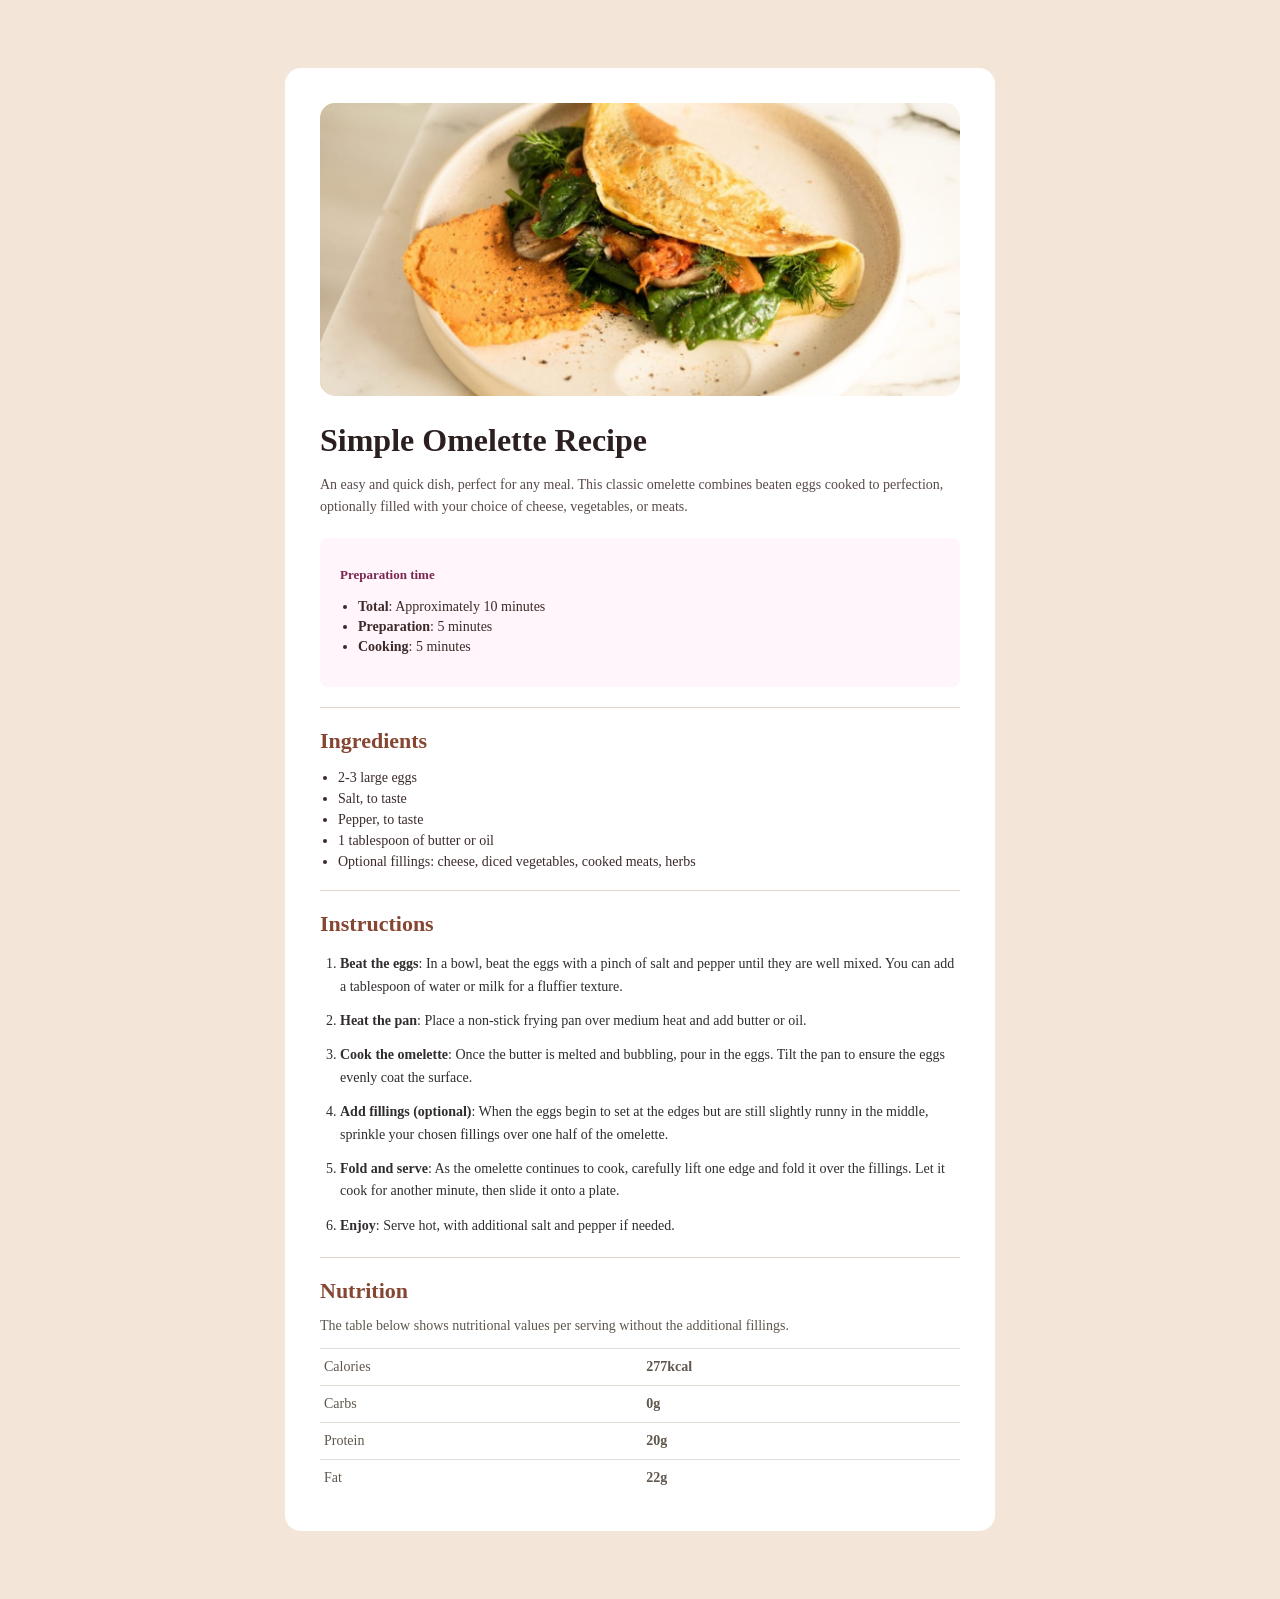
<file: index.html>
<!DOCTYPE html>
<html lang="en">
<head>
    <meta charset="UTF-8">
    <meta name="viewport" content="width=device-width, initial-scale=1.0">
    <link rel="stylesheet" href="recipe.css">
    <title>Page de recette</title>
</head>

<body>
  <div class="card">
 
    <img
      src="ASSET/image/image-omelette.jpeg"
      alt="Simple Omelette"
    />

      <h1 class="recipe-title">Simple Omelette Recipe</h1>
      <p class="recipe-desc">
        An easy and quick dish, perfect for any meal. This classic omelette combines
        beaten eggs cooked to perfection, optionally filled with your choice of
        cheese, vegetables, or meats.
      </p>
 
     
      <div class="time-box">
        <p class="time-title">Preparation time</p>
        <ul>
          <li><strong>Total</strong>: Approximately 10 minutes</li>
          <li><strong>Preparation</strong>: 5 minutes</li>
          <li><strong>Cooking</strong>: 5 minutes</li>
        </ul>
      </div>
 
     
      <hr />
 
    
      <h2>Ingredients</h2>
      <ul class="ingredients-list">
        <li>2-3 large eggs</li>
        <li>Salt, to taste</li>
        <li>Pepper, to taste</li>
        <li>1 tablespoon of butter or oil</li>
        <li>Optional fillings: cheese, diced vegetables, cooked meats, herbs</li>
      </ul>
 
      
      <hr />
 
      
      <h2>Instructions</h2>
      <ol class="instructions-list">
        <li>
          <strong>Beat the eggs</strong>: In a bowl, beat the eggs with a pinch of
          salt and pepper until they are well mixed. You can add a tablespoon of
          water or milk for a fluffier texture.
        </li>
        <li>
          <strong>Heat the pan</strong>: Place a non-stick frying pan over medium
          heat and add butter or oil.
        </li>
        <li>
          <strong>Cook the omelette</strong>: Once the butter is melted and
          bubbling, pour in the eggs. Tilt the pan to ensure the eggs evenly coat
          the surface.
        </li>
        <li>
          <strong>Add fillings (optional)</strong>: When the eggs begin to set at
          the edges but are still slightly runny in the middle, sprinkle your
          chosen fillings over one half of the omelette.
        </li>
        <li>
          <strong>Fold and serve</strong>: As the omelette continues to cook,
          carefully lift one edge and fold it over the fillings. Let it cook for
          another minute, then slide it onto a plate.
        </li>
        <li>
          <strong>Enjoy</strong>: Serve hot, with additional salt and pepper if needed.
        </li>
      </ol>
 
     
      <hr />
 
      
      <h2>Nutrition</h2>
      <p class="nutrition-desc">
        The table below shows nutritional values per serving without the additional fillings.
      </p>
 
    
      <table class="nutrition-table">
        <tr>
          <td>Calories</td>
          <td class="nutrition-value">277kcal</td>
        </tr>
        <tr>
          <td>Carbs</td>
          <td class="nutrition-value">0g</td>
        </tr>
        <tr>
          <td>Protein</td>
          <td class="nutrition-value">20g</td>
        </tr>
        <tr>
          <td>Fat</td>
          <td class="nutrition-value">22g</td>
        </tr>
      </table>

  </div>
 
    
</body>

</html>
</file>
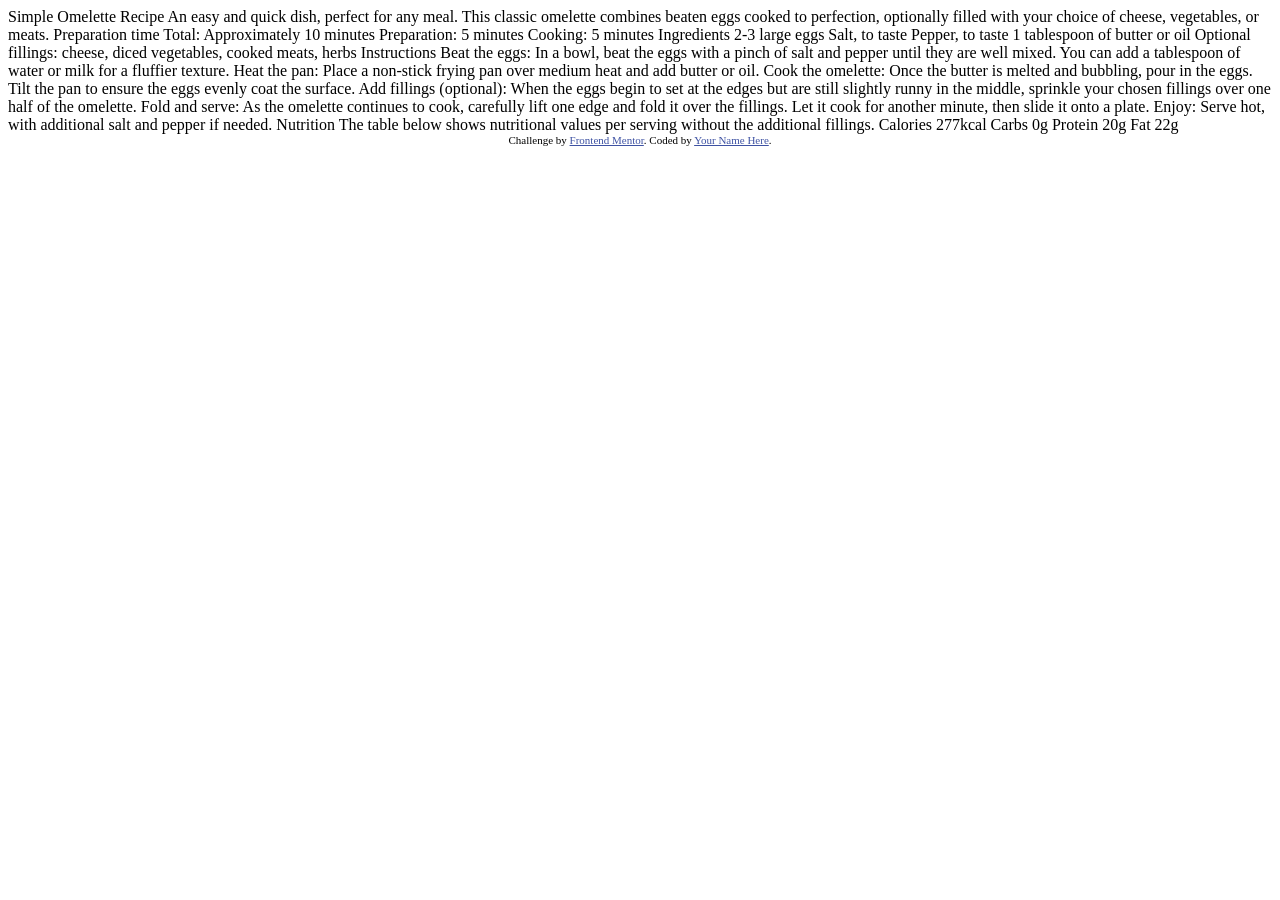
<file: recipe-page-main/index.html>
<!DOCTYPE html>
<html lang="en">
<head>
  <meta charset="UTF-8">
  <meta name="viewport" content="width=device-width, initial-scale=1.0"> <!-- displays site properly based on user's device -->

  <link rel="icon" type="image/png" sizes="32x32" href="./assets/images/favicon-32x32.png">
  
  <title>Frontend Mentor | Recipe page</title>

  <!-- Feel free to remove these styles or customise in your own stylesheet 👍 -->
  <style>
    .attribution { font-size: 11px; text-align: center; }
    .attribution a { color: hsl(228, 45%, 44%); }
  </style>
</head>
<body>

  Simple Omelette Recipe

  An easy and quick dish, perfect for any meal. This classic omelette combines beaten eggs cooked 
  to perfection, optionally filled with your choice of cheese, vegetables, or meats.

  Preparation time

  Total: Approximately 10 minutes
  Preparation: 5 minutes
  Cooking: 5 minutes

  Ingredients

  2-3 large eggs
  Salt, to taste
  Pepper, to taste
  1 tablespoon of butter or oil
  Optional fillings: cheese, diced vegetables, cooked meats, herbs

  Instructions

  Beat the eggs: In a bowl, beat the eggs with a pinch of salt and pepper until they are well mixed. 
  You can add a tablespoon of water or milk for a fluffier texture.

  Heat the pan: Place a non-stick frying pan over medium heat and add butter or oil.

  Cook the omelette: Once the butter is melted and bubbling, pour in the eggs. Tilt the pan to ensure 
  the eggs evenly coat the surface.

  Add fillings (optional): When the eggs begin to set at the edges but are still slightly runny in the 
  middle, sprinkle your chosen fillings over one half of the omelette.

  Fold and serve: As the omelette continues to cook, carefully lift one edge and fold it over the 
  fillings. Let it cook for another minute, then slide it onto a plate.

  Enjoy: Serve hot, with additional salt and pepper if needed.

  Nutrition

  The table below shows nutritional values per serving without the additional fillings.

  Calories
  277kcal

  Carbs
  0g

  Protein
  20g

  Fat
  22g
  
  <div class="attribution">
    Challenge by <a href="https://www.frontendmentor.io?ref=challenge" target="_blank">Frontend Mentor</a>. 
    Coded by <a href="#">Your Name Here</a>.
  </div>
</body>
</html>
</file>
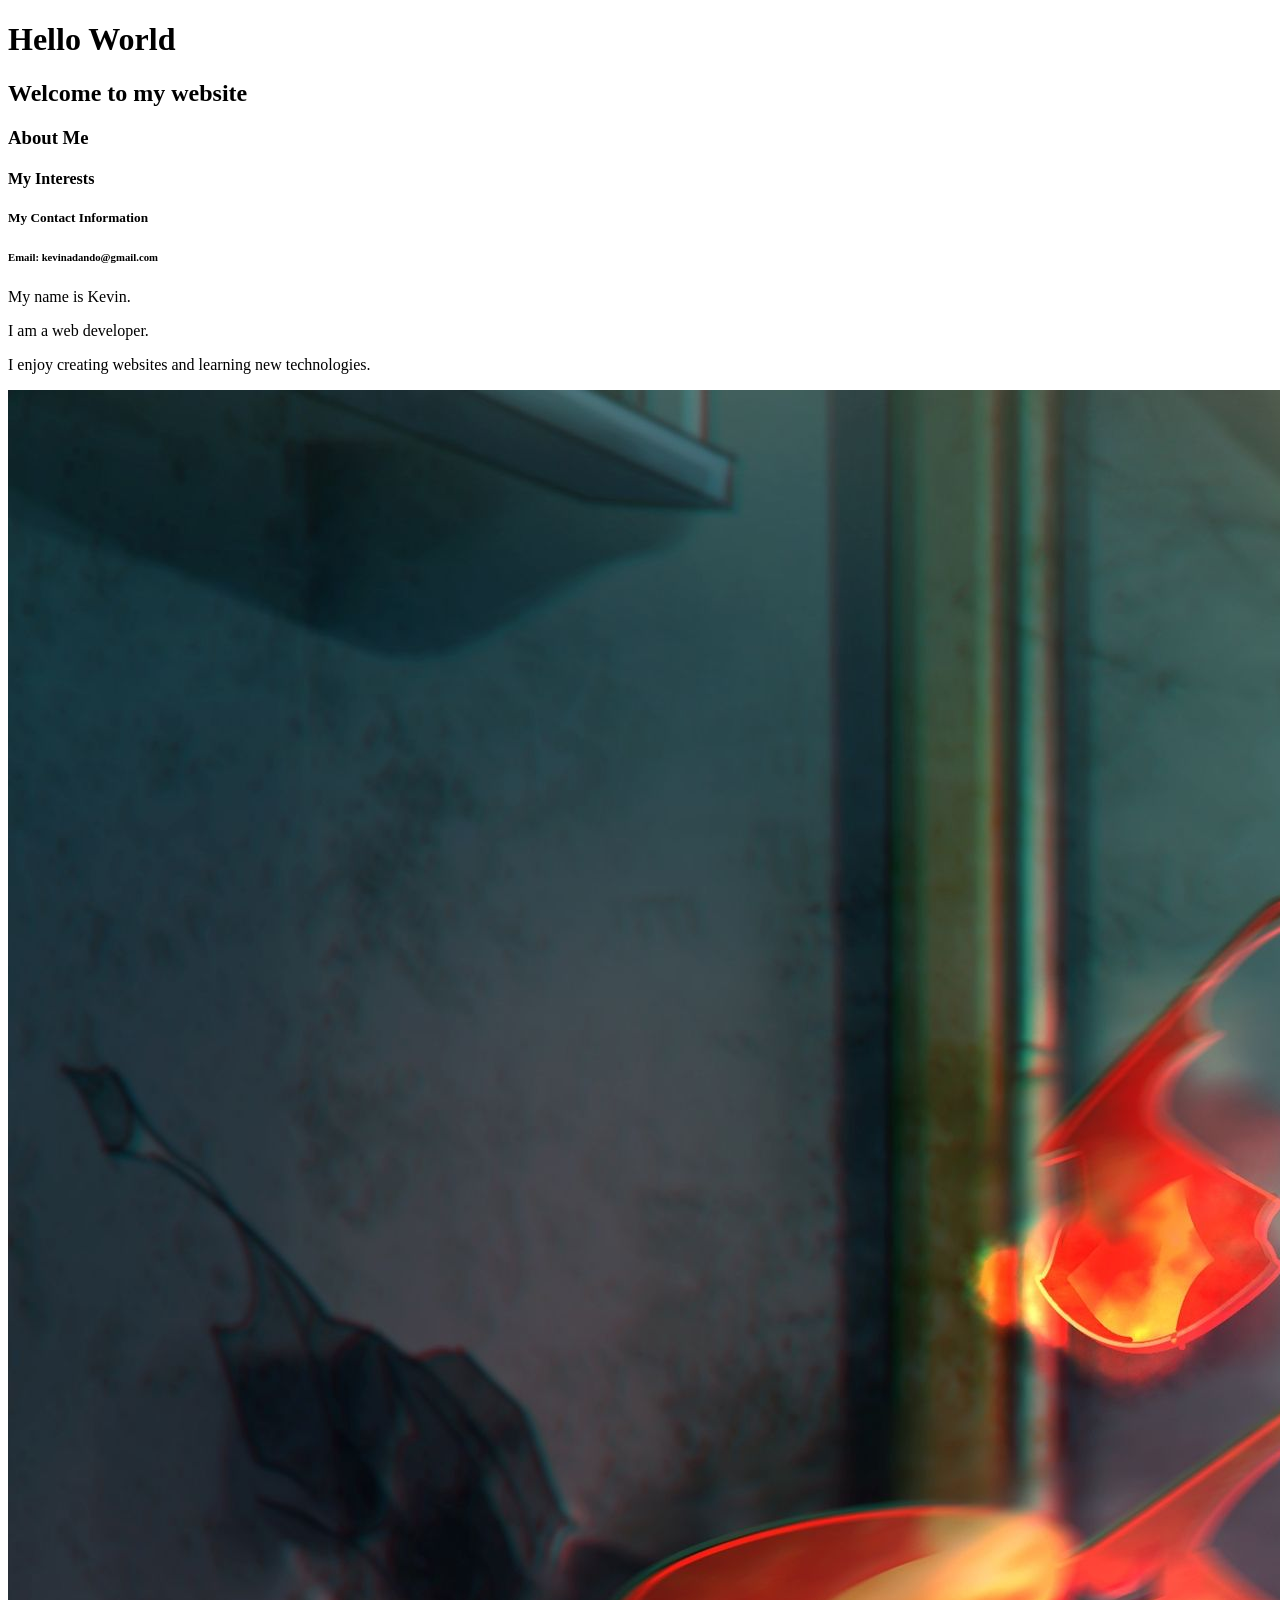
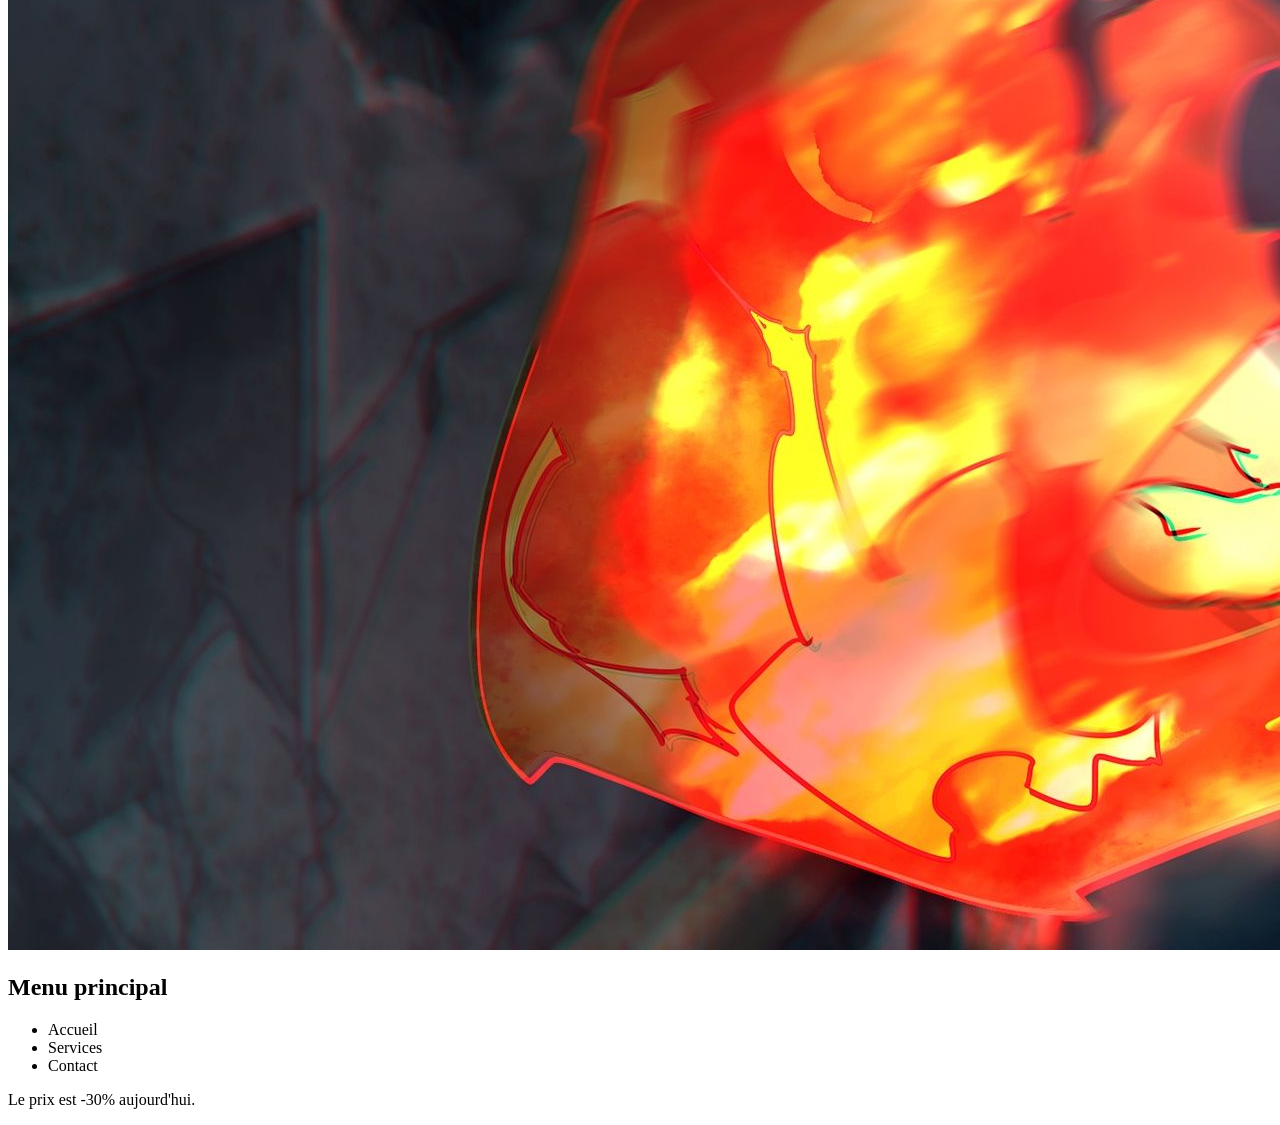
<file: test/index.html>
<!DOCTYPE html>
<html lang="en">
<head>
    <meta charset="UTF-8">
    <meta name="viewport" content="width=device-width, initial-scale=1.0">
    <title>Document</title>
</head>
<body>
    <h1>Hello World</h1>
    <h2>Welcome to my website</h2>
    <h3>About Me</h3>
    <h4>My Interests</h4>
    <h5>My Contact Information</h5>
    <h6>Email: kevinadando@gmail.com</h6>
    <p>My name is Kevin.</p>
    <p>I am a web developer.</p>
    <p>I enjoy creating websites and learning new technologies.</p>

    <img src="image/anime.jpg" alt="My Hero Academia">

    <div class="menu">
    <h2>Menu principal</h2>
    <ul>
        <li>Accueil</li>
        <li>Services</li>
        <li>Contact</li>
    </ul>
</div>

<p>Le prix est <span class="promo">-30%</span> aujourd'hui.</p>


</body>
</html>
</file>
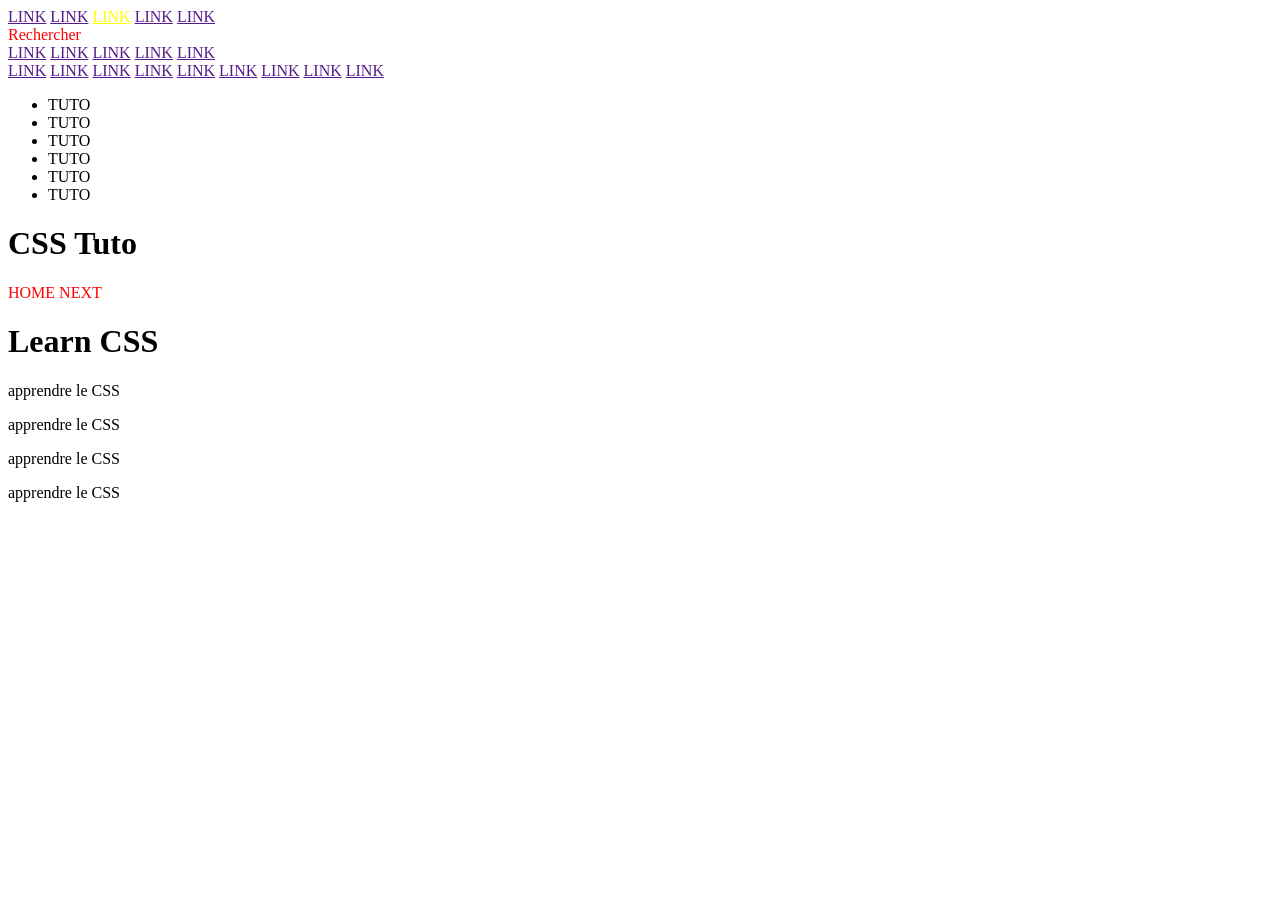
<file: test.html>
<!DOCTYPE html>
<html lang="en">

<head>
    <meta charset="UTF-8">
    <meta name="viewport" content="width=device-width, initial-scale=1.0">
    <link rel="stylesheet" href="style.css">
    <title>W3 Schools CSS</title>
</head>

<body>
    <header>
        <nav>
            
           <div class="test-on"></div><a href="">LINK</a>
            <a href="" >LINK</a>
            <a href="#" id="test-on">LINK</a>
            <a href="">LINK</a>
            <a href="">LINK</a>
        </nav>
        <div id="red-div">
            Rechercher
        </div>
        <nav>
            <a href="">LINK</a>
            <a href="">LINK</a>
            <a href="">LINK</a>
            <a href="">LINK</a>
            <a href="">LINK</a>
        </nav>
        

    </header>

    <nav>
        <a href="">LINK</a>
        <a href="">LINK</a>
        <a href="">LINK</a>
        <a href="">LINK</a>
        <a href="">LINK</a>
        <a href="">LINK</a>
        <a href="">LINK</a>
        <a href="">LINK</a>
        <a href="">LINK</a>
    </nav>

    <aside>
        <ul>
            <li>TUTO</li>
            <li>TUTO</li>
            <li>TUTO</li>
            <li>TUTO</li>
            <li>TUTO</li>
            <li>TUTO</li>
        </ul>
    </aside>

    <div>
        <main>
            <h1>CSS Tuto</h1>
            <div id="red-div">
                <span>HOME</span>
                <span>NEXT</span>
            </div>


            <div>
                <h1>Learn CSS</h1>
                <p>apprendre le CSS</p>
                <p>apprendre le CSS</p>
                <p>apprendre le CSS</p>
                <p>apprendre le CSS</p>
            </div>
        </main>
    </div>
</body>

</html>
</file>
<file: recipe.css>
body {
  background-color: hsl(30, 54%, 90%); 
  font-family: 'Georgia', serif;
  color: hsl(24, 5%, 18%);
  min-height: 100vh;
  display: flex;
  justify-content: center;
  align-items: flex-start;
  padding: 40px 16px;
}
 
 
.card {
  background-color: hsl(0, 0%, 100%);
  border-radius: 16px;
  overflow: hidden;        
  width: 100%;
  max-width: 480px;
  padding: 35px;       
}
 
.card img {
  width: 100%;
  border-radius: 15px;
  
}

 
.recipe-title {
  font-size: 26px;
  font-weight: bold;
  color: #2c1f1f;
  margin-bottom: 10px;
  line-height: 1.2;
}
 
.recipe-desc {
  font-size: 13px;
  color: #5a4a4a;
  line-height: 1.6;
  margin-bottom: 20px;
}
 
.time-box {
  background-color: hsl(330, 100%, 98%);  
  border-radius: 8px;
  padding: 16px 20px;
  margin-bottom: 20px;
}
 
.time-title {
  font-size: 13px;
  font-weight: bold;
  color: hsl(332, 51%, 32%);             
  margin-bottom: 10px;
}
 
.time-box ul {
  list-style: disc;
  padding-left: 18px;
}
 
.time-box ul li {
  font-size: 13px;
  color: #3b2a2a;
  margin-bottom: 4px;
}
 
hr {
  border: none;
  border-top: 1px solid #e0d5cc;
  margin: 20px 0;
}

h2 {
  font-size: 20px;
  font-weight: bold;
  color: hsl(14, 45%, 36%);            
  margin-bottom: 14px;
}

.ingredients-list {
  list-style: disc;
  padding-left: 18px;
}
 
.ingredients-list li {
  font-size: 13px;
  color: #3b2a2a;
  margin-bottom: 5px;
}
 
.instructions-list {
  padding-left: 20px;
}
 
.instructions-list li {
  font-size: 13px;
  color: hsl(24, 5%, 18%);
  margin-bottom: 12px;
  line-height: 1.6;
}
 

.nutrition-desc {
  font-size: 13px;
  color: hsl(30, 10%, 34%);
  margin-bottom: 14px;
}
 
.nutrition-table {
  width: 100%;
  border-collapse: collapse;  
  
  }
 
.nutrition-table tr {
  border-top: 1px solid hsl(30, 18%, 87%);
}
 
.nutrition-table td {
  padding: 10px 4px;
  font-size: 13px;
  color: hsl(30, 10%, 34%);
}
 

.nutrition-value {
  align-items: center;
  font-weight: bold;
  color: hsl(14, 45%, 36%);
}
 
 

@media (min-width: 768px) {
 
  body {
    padding: 60px 24px;
    align-items: center;    
 
  .card {
    max-width: 640px;       /* Plus large sur desktop */
  }
 
  .recipe-photo {
    height: 300px;          /* Photo plus grande */
  }
 
  .content {
    padding: 32px 40px 48px;
  }
 
  .recipe-title {
    font-size: 32px;
  }
 
  .recipe-desc,
  .time-box ul li,
  .ingredients-list li,
  .instructions-list li,
  .nutrition-desc,
  .nutrition-table td {
    font-size: 14px;        /* Légèrement plus grand sur desktop */
  }
 
  h2 {
    font-size: 22px;
  }
 
}

}
</file>
<file: style.css>
#red-div{
    color: red;
}



#test-on{
    color: yellow;
}
</file>
